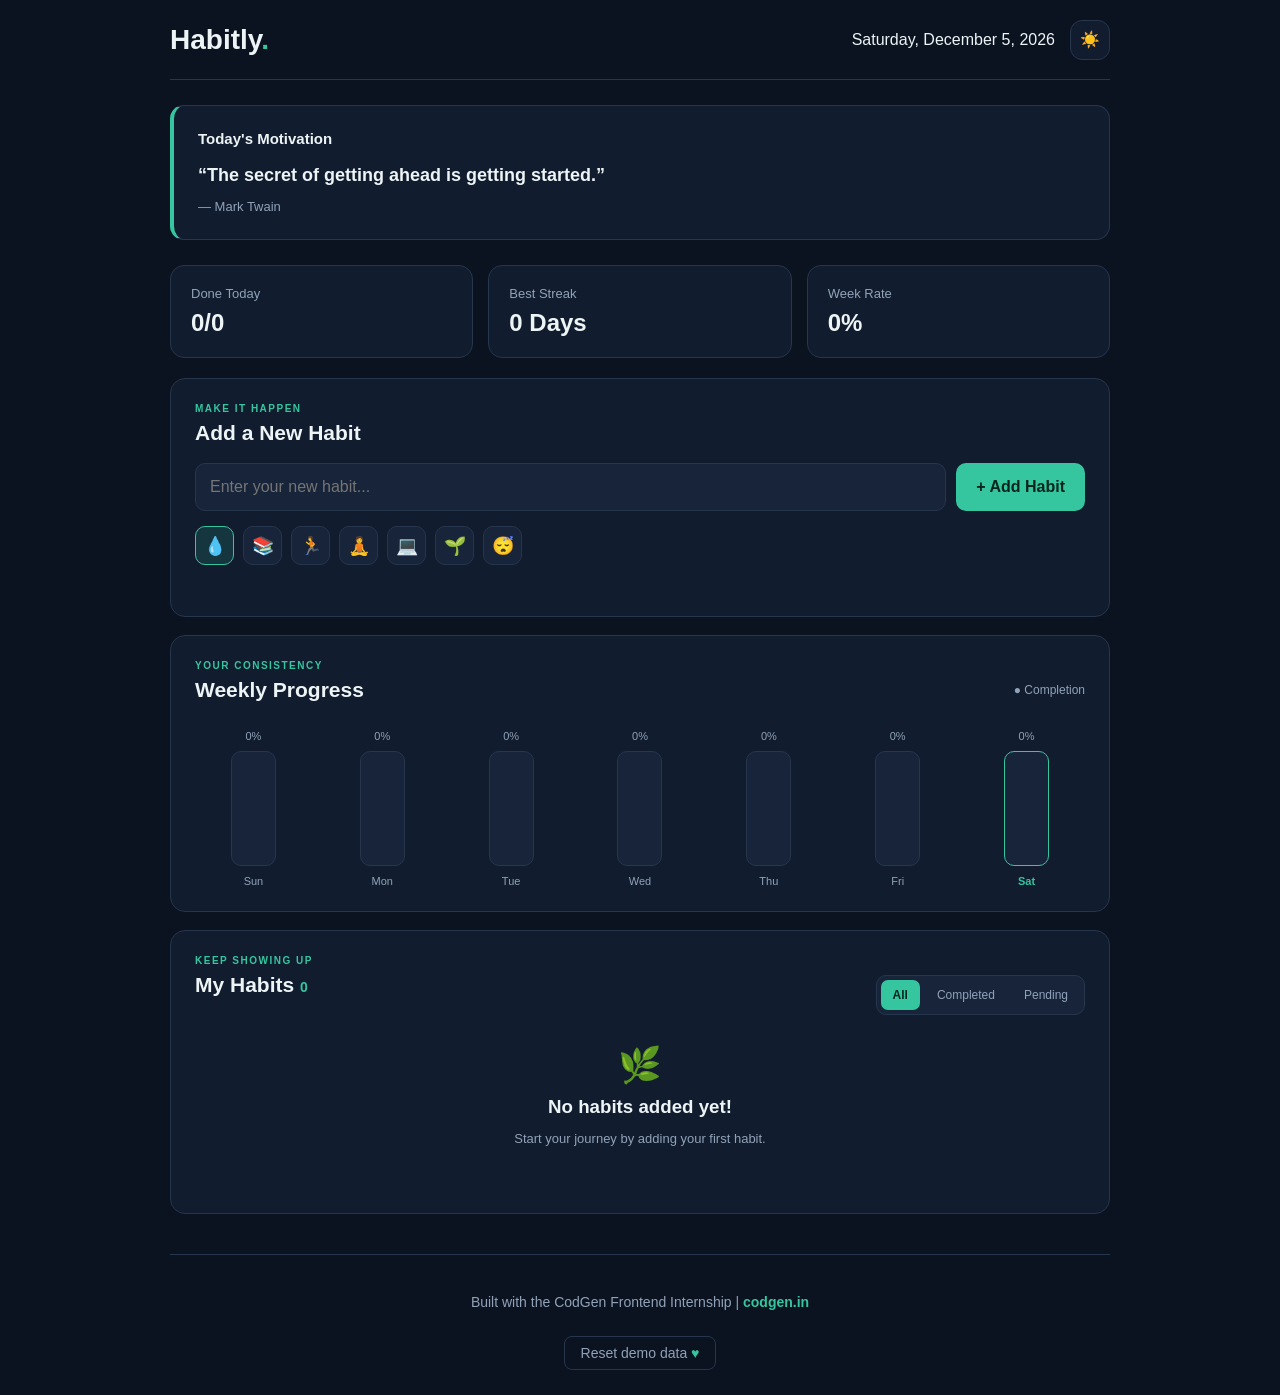
<file: index.html>
<!DOCTYPE html>
<html lang="en">
<head>
    <meta charset="UTF-8">
    <meta name="viewport" content="width=device-width, initial-scale=1.0">
    <title>Habitly - Habit Tracker</title>
    <link rel="stylesheet" href="style.css">
</head>

<body>
    <main class="app-container">

        <header class="navbar">
            <h1 class="logo">Habitly<span>.</span></h1>

            <div class="nav-right">
                <p id="currentDate" class="current-Date"></p>
                <button id="themeToggle" class="theme-btn" type="button">☀️</button>
            </div>
        </header>

        <section class="welcome-section">
            <div class="quote-box">
                <h3>Today's Motivation</h3>
                <p id="dailyQuote">Loading motivation...</p>
                <span id="quoteAuthor"></span>
            </div>
        </section>

        <section class="stats-section">
            <div class="stat-card">
                <p>Done Today</p>
                <h2 id="completedCount">0/0</h2>
            </div>

            <div class="stat-card">
                <p>Best Streak</p>
                <h2 id="bestStreak">0 Days</h2>
            </div>

            <div class="stat-card">
                <p>Week Rate</p>
                <h2 id="weeklyProgress">0%</h2>
            </div>
        </section>

        <section class="panel">
            <p class="section-label">MAKE IT HAPPEN</p>
            <h2>Add a New Habit</h2>

            <form id="habitForm">
                <input
                    type="text"
                    id="habitInput"
                    placeholder="Enter your new habit..."
                    maxlength="35"
                    required
                >
                <button type="submit" class="add-btn">+ Add Habit</button>
            </form>

            <div class="emoji-selection">
                <button type="button" class="emoji-option selected" data-emoji="💧">💧</button>
                <button type="button" class="emoji-option" data-emoji="📚">📚</button>
                <button type="button" class="emoji-option" data-emoji="🏃">🏃</button>
                <button type="button" class="emoji-option" data-emoji="🧘">🧘</button>
                <button type="button" class="emoji-option" data-emoji="💻">💻</button>
                <button type="button" class="emoji-option" data-emoji="🌱">🌱</button>
                <button type="button" class="emoji-option" data-emoji="😴">😴</button>
            </div>

            <p id="formMessage" class="form-message"></p>
        </section>

        <section class="panel">
            <div class="section-heading">
                <div>
                    <p class="section-label">YOUR CONSISTENCY</p>
                    <h2>Weekly Progress</h2>
                </div>
                <span class="chart-label">● Completion</span>
            </div>

            <div id="weeklyChart" class="weekly-chart"></div>
        </section>

        <section class="panel">
            <div class="section-heading habits-heading">
                <div>
                    <p class="section-label">KEEP SHOWING UP</p>
                    <h2>My Habits <span id="habitTotal">0</span></h2>
                </div>

                <div class="habit-filters">
                    <button class="filter-btn active" data-filter="all" type="button">All</button>
                    <button class="filter-btn" data-filter="done" type="button">Completed</button>
                    <button class="filter-btn" data-filter="pending" type="button">Pending</button>
                </div>
            </div>

            <div id="habitList" class="habit-list"></div>

            <div id="emptyState" class="empty-state">
                <div>🌿</div>
                <h3>No habits added yet!</h3>
                <p>Start your journey by adding your first habit.</p>
            </div>
        </section>

        <footer class="footer">
    <p>
        Built with the CodGen Frontend Internship |
        <a href="https://codgen.in/" target="_blank">
            codgen.in
        </a>
        
    </p>
    

    <button id="resetDemo" class="reset-btn">
        Reset demo data <span>♥</span>
    </button>
</footer>

    </main>

    <script src="script.js"></script>
</body>
</html>
</file>
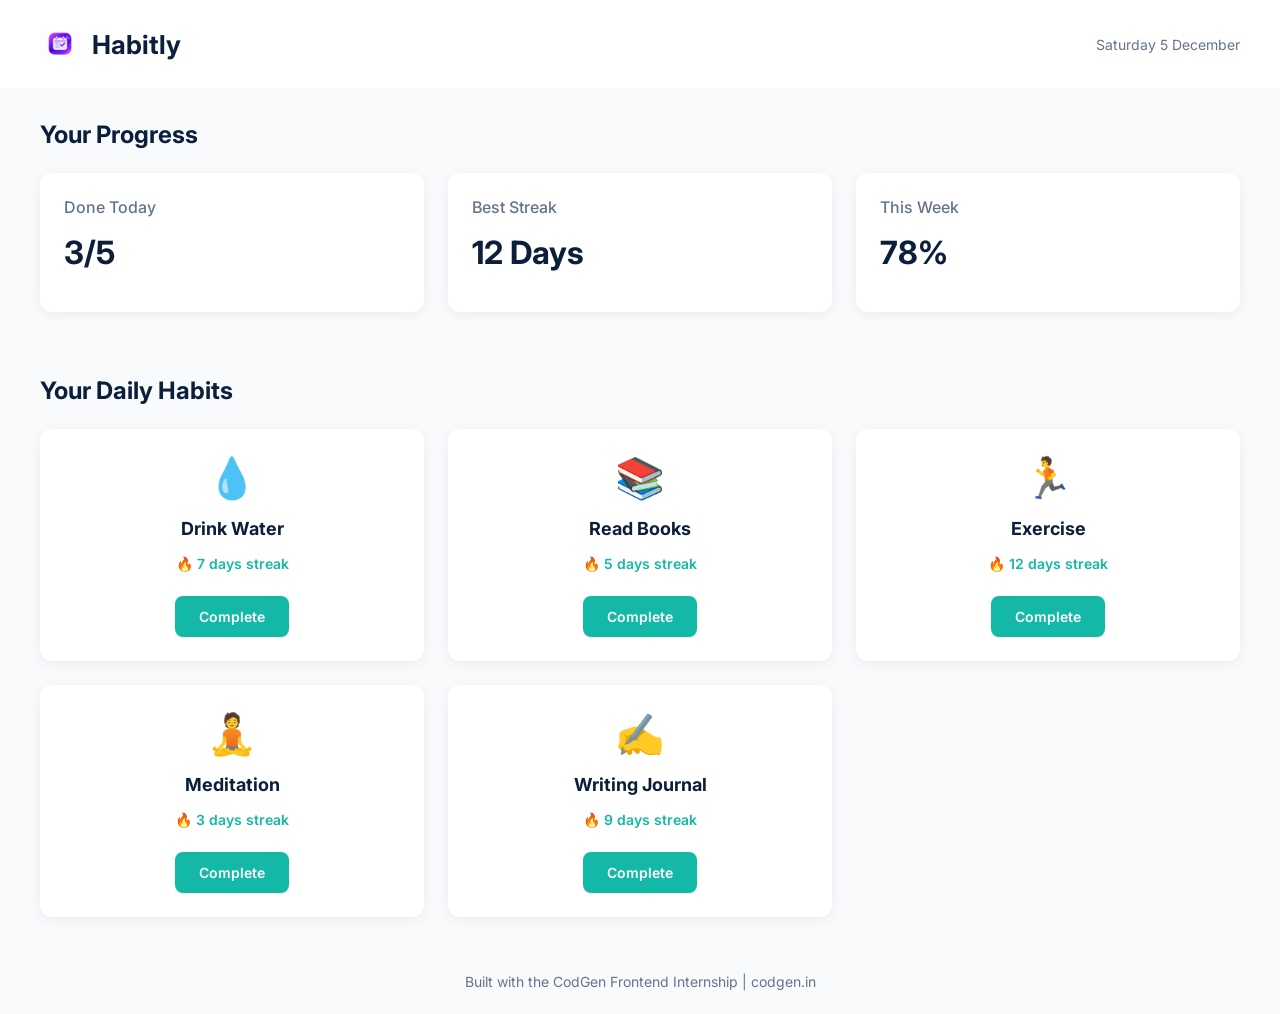
<file: TASK - 1/index.html>
<!DOCTYPE html>
<html lang="en">

<head>
    <meta charset="UTF-8">
    <meta name="viewport" content="width=device-width, initial-scale=1.0">
    <title>Habitly</title>
    <link rel="stylesheet" href="style.css">
</head>

<body>

    <!-- Header -->
    <header class="header">
        <div class="logo">
            <img src="./images/habitly-logo.png" alt="Habitly Logo">
            <span>Habitly</span>
        </div>

        <p id="currentDate">Loading date...</p>
    </header>

    <main>

        <!-- Summary Cards -->
        <section class="summary">
            <h2>Your Progress</h2>

            <div class="container">

                <article class="card">
                    <h3>Done Today</h3>
                    <p class="summary-number">3/5</p>
                </article>

                <article class="card">
                    <h3>Best Streak</h3>
                    <p class="summary-number">12 Days</p>
                </article>

                <article class="card">
                    <h3>This Week</h3>
                    <p class="summary-number">78%</p>
                </article>

            </div>
        </section>

        <!-- Habit Cards -->
        <section class="habits">
            <h2>Your Daily Habits</h2>

            <div class="habits-container">

                <article class="habit-card">
                    <div class="habit-emoji">💧</div>
                    <h3>Drink Water</h3>
                    <p>🔥 7 days streak</p>
                    <button>Complete</button>
                </article>

                <article class="habit-card">
                    <div class="habit-emoji">📚</div>
                    <h3>Read Books</h3>
                    <p>🔥 5 days streak</p>
                    <button>Complete</button>
                </article>

                <article class="habit-card">
                    <div class="habit-emoji">🏃</div>
                    <h3>Exercise</h3>
                    <p>🔥 12 days streak</p>
                    <button>Complete</button>
                </article>

                <article class="habit-card">
                    <div class="habit-emoji">🧘</div>
                    <h3>Meditation</h3>
                    <p>🔥 3 days streak</p>
                    <button>Complete</button>
                </article>

                <article class="habit-card">
                    <div class="habit-emoji">✍️</div>
                    <h3>Writing Journal</h3>
                    <p>🔥 9 days streak</p>
                    <button>Complete</button>
                </article>

            </div>
        </section>

    </main>

    <!-- Footer -->
    <footer>
        <p>Built with the CodGen Frontend Internship | codgen.in</p>
    </footer>

    <script src="script.js"></script>

</body>
</html>
</file>
<file: style.css>
:root {
    --background: #0b1220;
    --card: #111c2e;
    --soft: #17243a;
    --text: #edf4f5;
    --muted: #91a2b8;
    --accent: #35c6a0;
    --border: #26364d;
}

body.light {
    --background: #f2f6f7;
    --card: #ffffff;
    --soft: #f4f8f8;
    --text: #172b35;
    --muted: #687c85;
    --accent: #159b7b;
    --border: #dce7e8;
}

* {
    box-sizing: border-box;
}

body {
    margin: 0;
    min-height: 100vh;
    background: var(--background);
    color: var(--text);
    font-family: Arial, sans-serif;
    transition: 0.3s;
}

button, input {
    font: inherit;
}

button {
    cursor: pointer;
}

.app-container {
    width: min(940px, calc(100% - 32px));
    margin: auto;
}

.navbar {
    min-height: 80px;
    display: flex;
    align-items: center;
    justify-content: space-between;
    border-bottom: 1px solid var(--border);
}

.logo {
    font-size: 28px;
    margin: 0;
}

.logo span,
footer span {
    color: var(--accent);
}

.nav-right {
    display: flex;
    align-items: center;
    gap: 15px;
}

.current-date {
    display: block;
    margin-top: 4px;
    font-size: 13px;
    color: var(--muted);
}

.theme-btn {
    width: 40px;
    height: 40px;
    border: 1px solid var(--border);
    border-radius: 12px;
    background: var(--card);
    color: var(--text);
}

.welcome-section {
    margin: 25px 0;
}

.quote-box {
    padding: 24px;
    border-left: 4px solid var(--accent);
    border-radius: 14px;
    background: var(--card);
    border-top: 1px solid var(--border);
    border-right: 1px solid var(--border);
    border-bottom: 1px solid var(--border);
}

.quote-box h3 {
    margin: 0;
    font-size: 15px;
}

#dailyQuote {
    font-size: 18px;
    font-weight: bold;
    line-height: 1.5;
    margin: 15px 0 8px;
}

#quoteAuthor {
    color: var(--muted);
    font-size: 13px;
}

.stats-section {
    display: grid;
    grid-template-columns: repeat(3, 1fr);
    gap: 15px;
    margin-bottom: 20px;
}

.stat-card {
    padding: 20px;
    background: var(--card);
    border: 1px solid var(--border);
    border-radius: 14px;
}

.stat-card p {
    margin: 0 0 8px;
    color: var(--muted);
    font-size: 13px;
}

.stat-card h2 {
    margin: 0;
    font-size: 24px;
}

.panel {
    padding: 24px;
    margin: 18px 0;
    background: var(--card);
    border: 1px solid var(--border);
    border-radius: 15px;
}

.section-label {
    color: var(--accent);
    font-size: 10px;
    font-weight: bold;
    letter-spacing: 1.5px;
    margin: 0 0 7px;
}

.panel h2 {
    margin: 0 0 18px;
    font-size: 21px;
}

#habitForm {
    display: flex;
    gap: 10px;
}

#habitInput {
    flex: 1;
    min-width: 0;
    padding: 14px;
    border: 1px solid var(--border);
    border-radius: 10px;
    background: var(--soft);
    color: var(--text);
    outline: none;
}

#habitInput:focus {
    border-color: var(--accent);
}

.add-btn {
    padding: 0 20px;
    border: none;
    border-radius: 10px;
    background: var(--accent);
    color: #06251d;
    font-weight: bold;
}

.emoji-selection {
    display: flex;
    gap: 9px;
    margin-top: 15px;
}

.emoji-option {
    width: 39px;
    height: 39px;
    border: 1px solid var(--border);
    border-radius: 10px;
    background: var(--soft);
    font-size: 18px;
}

.emoji-option.selected {
    border-color: var(--accent);
    background: rgba(53, 198, 160, 0.15);
}

.form-message {
    min-height: 17px;
    margin: 10px 0 0;
    color: var(--accent);
    font-size: 12px;
}

.section-heading {
    display: flex;
    justify-content: space-between;
    align-items: center;
    gap: 12px;
}

.section-heading h2 {
    margin-bottom: 18px;
}

.chart-label {
    color: var(--muted);
    font-size: 12px;
}

.weekly-chart {
    display: grid;
    grid-template-columns: repeat(7, minmax(0, 1fr));
    gap: 12px;
    padding-top: 10px;
}

.chart-day {
    display: flex;
    flex-direction: column;
    align-items: center;
    gap: 9px;
}

.chart-percent,
.chart-name {
    color: var(--muted);
    font-size: 11px;
}

.chart-track {
    width: min(100%, 45px);
    height: 115px;
    display: flex;
    align-items: flex-end;
    overflow: hidden;
    border: 1px solid var(--border);
    border-radius: 10px;
    background: var(--soft);
}

.chart-fill {
    width: 100%;
    height: 0;
    min-height: 0;
    background: linear-gradient(180deg, #49dcb3, #159b7b);
    border-radius: 8px 8px 0 0;
    transition: height 0.4s ease;
}

.chart-day.today .chart-name {
    color: var(--accent);
    font-weight: bold;
}

.chart-day.today .chart-track {
    border-color: var(--accent);
}

.habits-heading {
    align-items: flex-end;
}

#habitTotal {
    color: var(--accent);
    font-size: 14px;
}

.habit-filters {
    display: flex;
    gap: 5px;
    padding: 4px;
    border: 1px solid var(--border);
    border-radius: 10px;
    background: var(--soft);
}

.filter-btn {
    padding: 8px 12px;
    border: none;
    border-radius: 7px;
    background: transparent;
    color: var(--muted);
    font-size: 12px;
}

.filter-btn.active {
    background: var(--accent);
    color: #06251d;
    font-weight: bold;
}

.habit-list {
    display: grid;
    gap: 12px;
}

.habit-card {
    display: flex;
    align-items: center;
    justify-content: space-between;
    gap: 12px;
    padding: 15px;
    border: 1px solid var(--border);
    border-radius: 12px;
    background: var(--soft);
}

.habit-top {
    display: flex;
    align-items: center;
    gap: 12px;
    min-width: 0;
}

.habit-emoji {
    font-size: 23px;
}

.habit-name {
    margin: 0 0 5px;
    font-size: 14px;
    overflow-wrap: anywhere;
}

.habit-streak {
    margin: 0;
    color: var(--muted);
    font-size: 11px;
}

.delete-button {
    border: none;
    background: transparent;
    color: var(--muted);
    font-size: 23px;
}

.complete-button {
    padding: 10px 14px;
    border: 1px solid var(--accent);
    border-radius: 9px;
    background: transparent;
    color: var(--accent);
    font-size: 12px;
    font-weight: bold;
}

.complete-button.done {
    background: rgba(53, 198, 160, 0.15);
}

.empty-state {
    display: none;
    padding: 30px 10px;
    text-align: center;
}

.empty-state.show {
    display: block;
}

.empty-state div {
    font-size: 35px;
}

.empty-state h3 {
    margin: 10px 0 5px;
}

.empty-state p {
    color: var(--muted);
    font-size: 13px;
}

.footer {
    text-align: center;
    padding: 25px 15px;
    margin-top: 40px;
    border-top: 1px solid var(--border);
    color: var(--muted);
    font-size: 14px;
}

.footer a {
    color: var(--accent);
    text-decoration: none;
    font-weight: 600;
}

.footer a:hover {
    text-decoration: underline;
}

.reset-btn {
    margin-top: 12px;
    padding: 8px 16px;
    border: 1px solid var(--border);
    border-radius: 8px;
    background: transparent;
    color: var(--muted);
    cursor: pointer;
}

.reset-btn:hover {
    color: var(--text);
    border-color: var(--accent);
}

@media (max-width: 650px) {
    .stats-section {
        gap: 8px;
    }

    .stat-card {
        padding: 12px 8px;
    }

    .stat-card h2 {
        font-size: 18px;
    }

    .stat-card p {
        font-size: 10px;
    }

    .panel {
        padding: 17px;
    }

    #habitForm {
        flex-direction: column;
    }

    .add-btn {
        min-height: 43px;
    }

    .habits-heading {
        align-items: flex-start;
        flex-direction: column;
    }

    .habit-filters {
        width: 100%;
    }

    .filter-btn {
        flex: 1;
    }

    .habit-card {
        align-items: flex-start;
        flex-wrap: wrap;
    }

    .complete-button {
        width: 100%;
    }

    .weekly-chart {
        gap: 5px;
    }
}
</file>
<file: TASK - 1/style.css>
/* Google Font */
@import url('https://fonts.googleapis.com/css2?family=Inter:wght@400;500;600;700;800&display=swap');

/* Common colours and spacing */
:root {
    --navy: #0B1F3A;
    --teal: #14B8A6;
    --background: #F8FAFC;
    --white: #FFFFFF;
    --text-light: #64748B;
    --border-radius: 12px;
    --spacing: 8px;
}

/* General Styling */
* {
    margin: 0;
    padding: 0;
    box-sizing: border-box;
}

body {
    font-family: 'Inter', Arial, sans-serif;
    background: var(--background);
    color: var(--navy);
}

/* Header */
.header {
    display: flex;
    align-items: center;
    justify-content: space-between;
    padding: 24px 40px;
    flex-wrap: wrap;
    gap: 16px;
    background: var(--white);
}

.logo {
    display: flex;
    align-items: center;
    gap: 12px;
    font-size: 26px;
    font-weight: 700;
    color: var(--navy);
}

.logo img {
    width: 40px;
    height: 40px;
    object-fit: contain;
}

#currentDate {
    font-size: 14px;
    color: var(--text-light);
    margin: 0;
}

/* Summary Section */
.summary {
    padding: 32px 40px;
}

.summary h2,
.habits h2 {
    font-size: 24px;
    color: var(--navy);
    margin-bottom: 24px;
}

.container {
    display: grid;
    grid-template-columns: repeat(3, 1fr);
    gap: 24px;
}

/* Summary Cards */
.card,
.habit-card {
    background: var(--white);
    padding: 24px;
    border-radius: var(--border-radius);
    box-shadow: 0 3px 12px rgba(11, 31, 58, 0.06);
    transition: transform 0.3s ease, box-shadow 0.3s ease;
}

.card:hover,
.habit-card:hover {
    transform: translateY(-4px);
    box-shadow: 0 8px 20px rgba(11, 31, 58, 0.10);
}

.card h3 {
    color: var(--text-light);
    font-size: 16px;
    font-weight: 500;
}

.summary-number {
    color: var(--navy);
    font-size: 32px;
    font-weight: 700;
    margin: 16px 0;
}

.card span {
    color: var(--text-light);
    font-size: 14px;
}

/* Daily Habits */
.habits {
    padding: 32px 40px;
}

.habits-container {
    display: grid;
    grid-template-columns: repeat(3, 1fr);
    gap: 24px;
}

.habit-card {
    text-align: center;
}

.habit-emoji {
    font-size: 40px;
    margin-bottom: 16px;
}

.habit-card h3 {
    color: var(--navy);
    font-size: 18px;
    margin-bottom: 16px;
}

.habit-card p {
    color: var(--teal);
    font-size: 14px;
    font-weight: 600;
    margin-bottom: 24px;
}

/* Complete Button */
.habit-card button {
    background: var(--teal);
    color: var(--white);
    border: none;
    padding: 12px 24px;
    border-radius: 8px;
    font-size: 14px;
    font-weight: 600;
    font-family: inherit;
    cursor: pointer;
    transition: 0.3s ease;
}

.habit-card button:hover {
    background: #0F9488;
    transform: scale(1.04);
}

/* Footer */
footer {
    text-align: center;
    padding: 24px;
    color: var(--text-light);
    font-size: 14px;
}

/* Tablet */
@media (max-width: 768px) {
    .container,
    .habits-container {
        grid-template-columns: repeat(2, 1fr);
    }

    .header {
        padding: 16px 24px;
    }

    .summary,
    .habits {
        padding: 24px;
    }
}

/* Mobile */
@media (max-width: 360px) {
    .container,
    .habits-container {
        grid-template-columns: 1fr;
    }

    .header {
        padding: 16px;
    }

    .logo {
        font-size: 22px;
    }

    .summary,
    .habits {
        padding: 24px 16px;
    }

    .summary h2,
    .habits h2 {
        font-size: 21px;
    }
}
</file>
